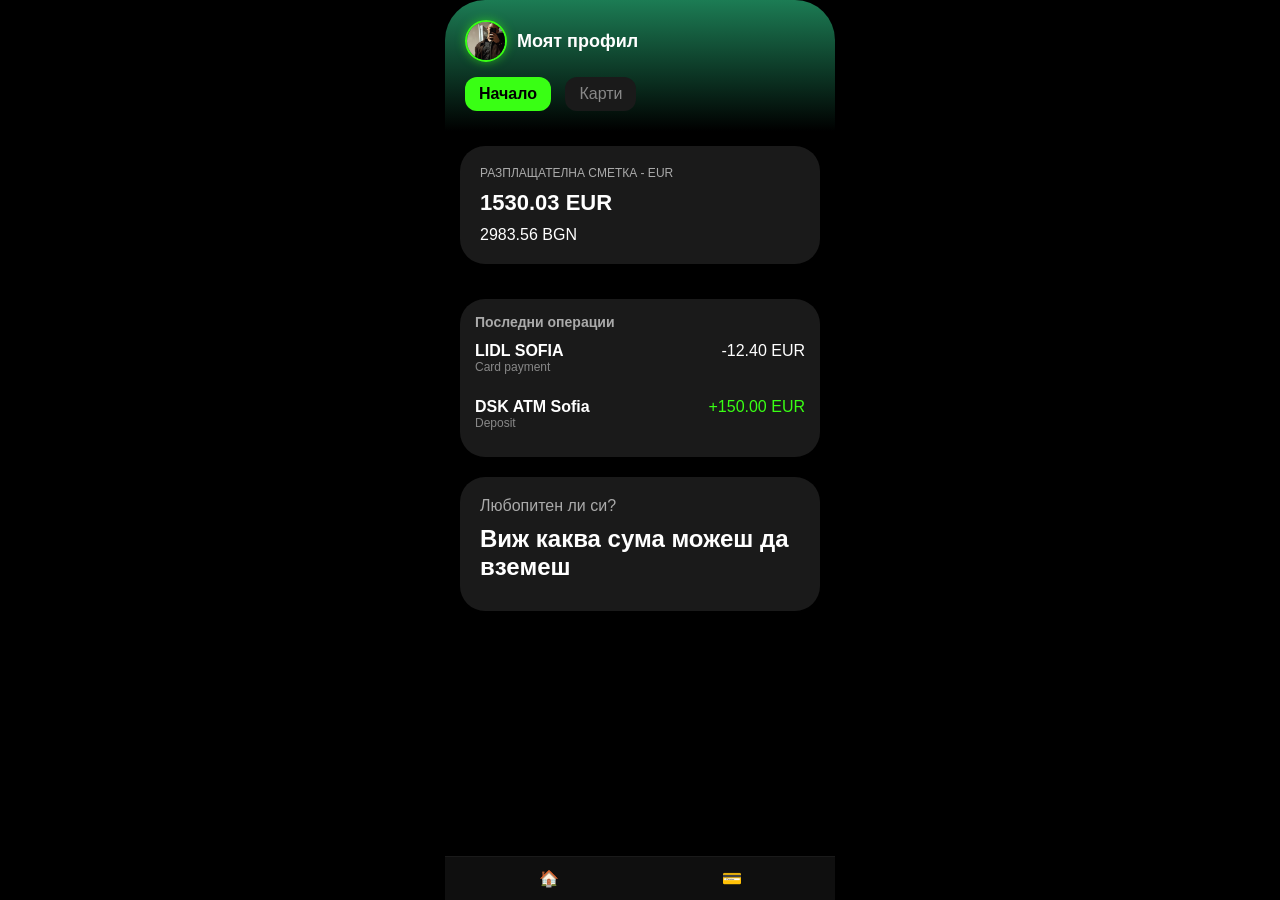
<file: index.html>
<!DOCTYPE html>
<html lang="bg">
<head>
<meta charset="UTF-8">
<meta name="viewport" content="width=device-width, initial-scale=1.0">
<title>Bank UI</title>
<link rel="stylesheet" href="style.css">
</head>

<body>

<div class="phone">

  <!-- HEADER -->
  <div class="header">
    <div class="top">
      <img src="profile.png" class="avatar">
      <span>Моят профил</span>
    </div>

    <div class="tabs">
      <a href="index.html" class="tab-link active">Начало</a>
      <a href="cards.html" class="tab-link">Карти</a>
    </div>
  </div>

  <!-- CONTENT -->
  <div class="content">

    <!-- CARD -->
    <a href="details.html" class="card">
      <p class="small">РАЗПЛАЩАТЕЛНА СМЕТКА - EUR</p>
      <h2 id="balance"></h2>
      <span id="bgn"></span>
    </a>

    <!-- ACTIONS -->
    <div class="actions">
      
    </div>

   

    <!-- RECENTS -->
    <div class="section">
      <h3>Последни операции</h3>
      <div id="home-transactions"></div>
    </div>

    <!-- PROMO -->
    <div class="promo">
      <p>Любопитен ли си?</p>
      <h2>Виж каква сума можеш да вземеш</h2>
    </div>

  </div>

  <!-- BOTTOM NAV -->
  <div class="bottom">
    <div class="active">🏠</div>
    <div onclick="goTo('cards.html')">💳</div>
    
  </div>

</div>

<script src="script.js"></script>
</body>
</html>
</file>
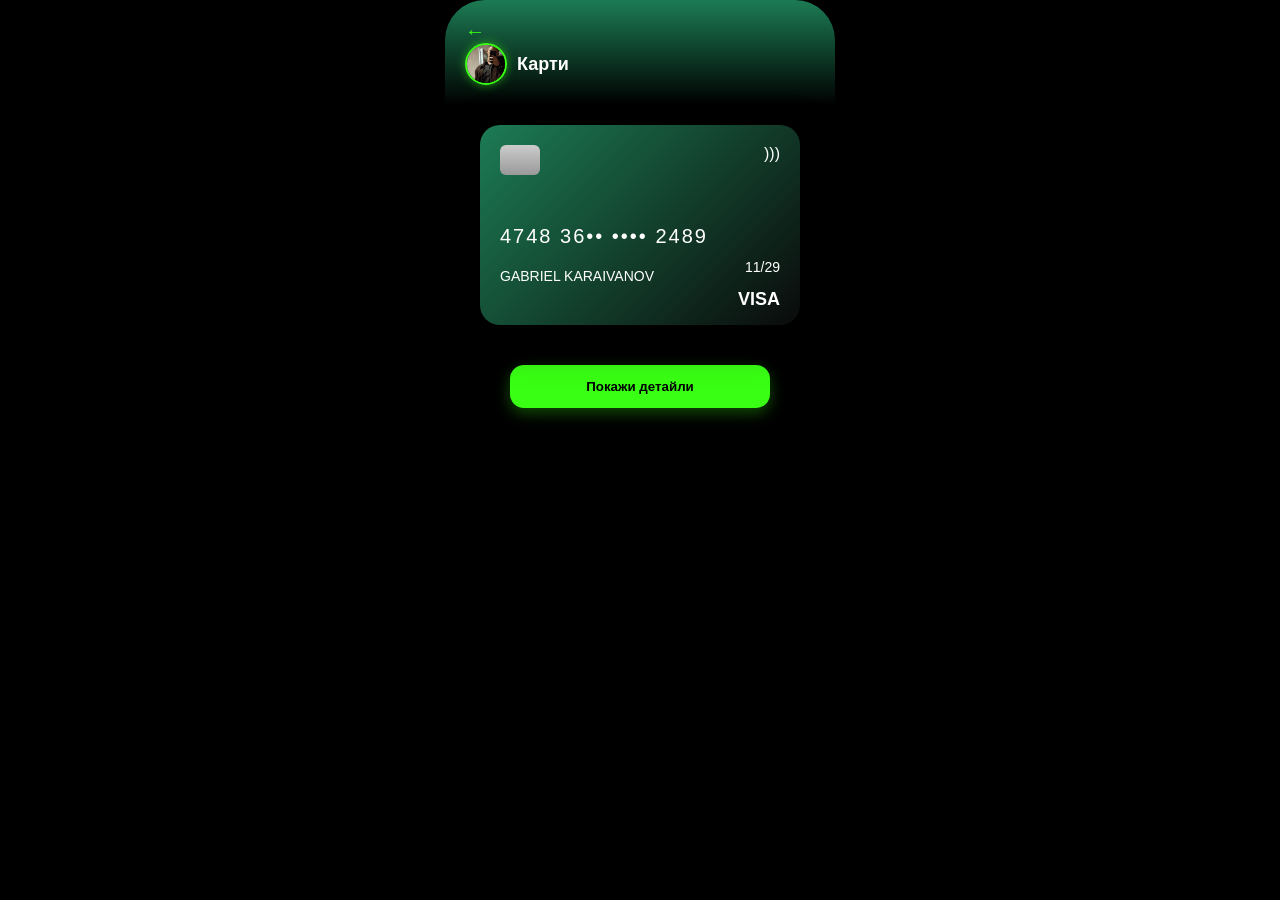
<file: cards.html>
<!DOCTYPE html>
<html lang="bg">
<head>
<meta charset="UTF-8">
<meta name="viewport" content="width=device-width, initial-scale=1.0">
<title>Карти</title>

<link rel="stylesheet" href="style.css">
</head>

<body>

<div class="phone">

  <!-- HEADER -->
 <div class="header">

  <!-- BACK BUTTON -->
  <a href="index.html" style="text-decoration:none; color:#39ff14; font-size:20px;">←</a>
    
  <div class="top">
    <img src="profile.png" class="avatar">
    <span>Карти</span>
  </div>

</div>

  <!-- CARD -->
  <div class="card-view">

    <div class="card-container" id="card">

      <!-- FRONT -->
      <div class="card-face front">

        <div class="chip"></div>
        <div class="nfc">)))</div>

        <div class="card-number">
          4748 36•• •••• 2489
        </div>

        <div class="card-name">GABRIEL KARAIVANOV</div>

        <div class="card-exp">11/29</div>

        <div class="visa">VISA</div>

      </div>

      <!-- BACK -->
      <div class="card-face back">

        <div class="strip"></div>

        <div class="cvv-area">
          <span>CVV</span>
          <div class="cvv">482</div>
        </div>

        <div class="card-number-back">
  4748 3612 9823 2489
</div>

<div class="card-name-back">
GABRIEL KARAIVANOV
</div>

<div class="card-exp-back">
  VALID THRU 11/29
</div>

      </div>

    </div>

    <button class="show-btn" onclick="flipCard()">
      Покажи детайли
    </button>

  </div>

</div>

<script>
function flipCard() {
  document.getElementById("card").classList.toggle("flip");
}
</script>

</body>
</html>
</file>
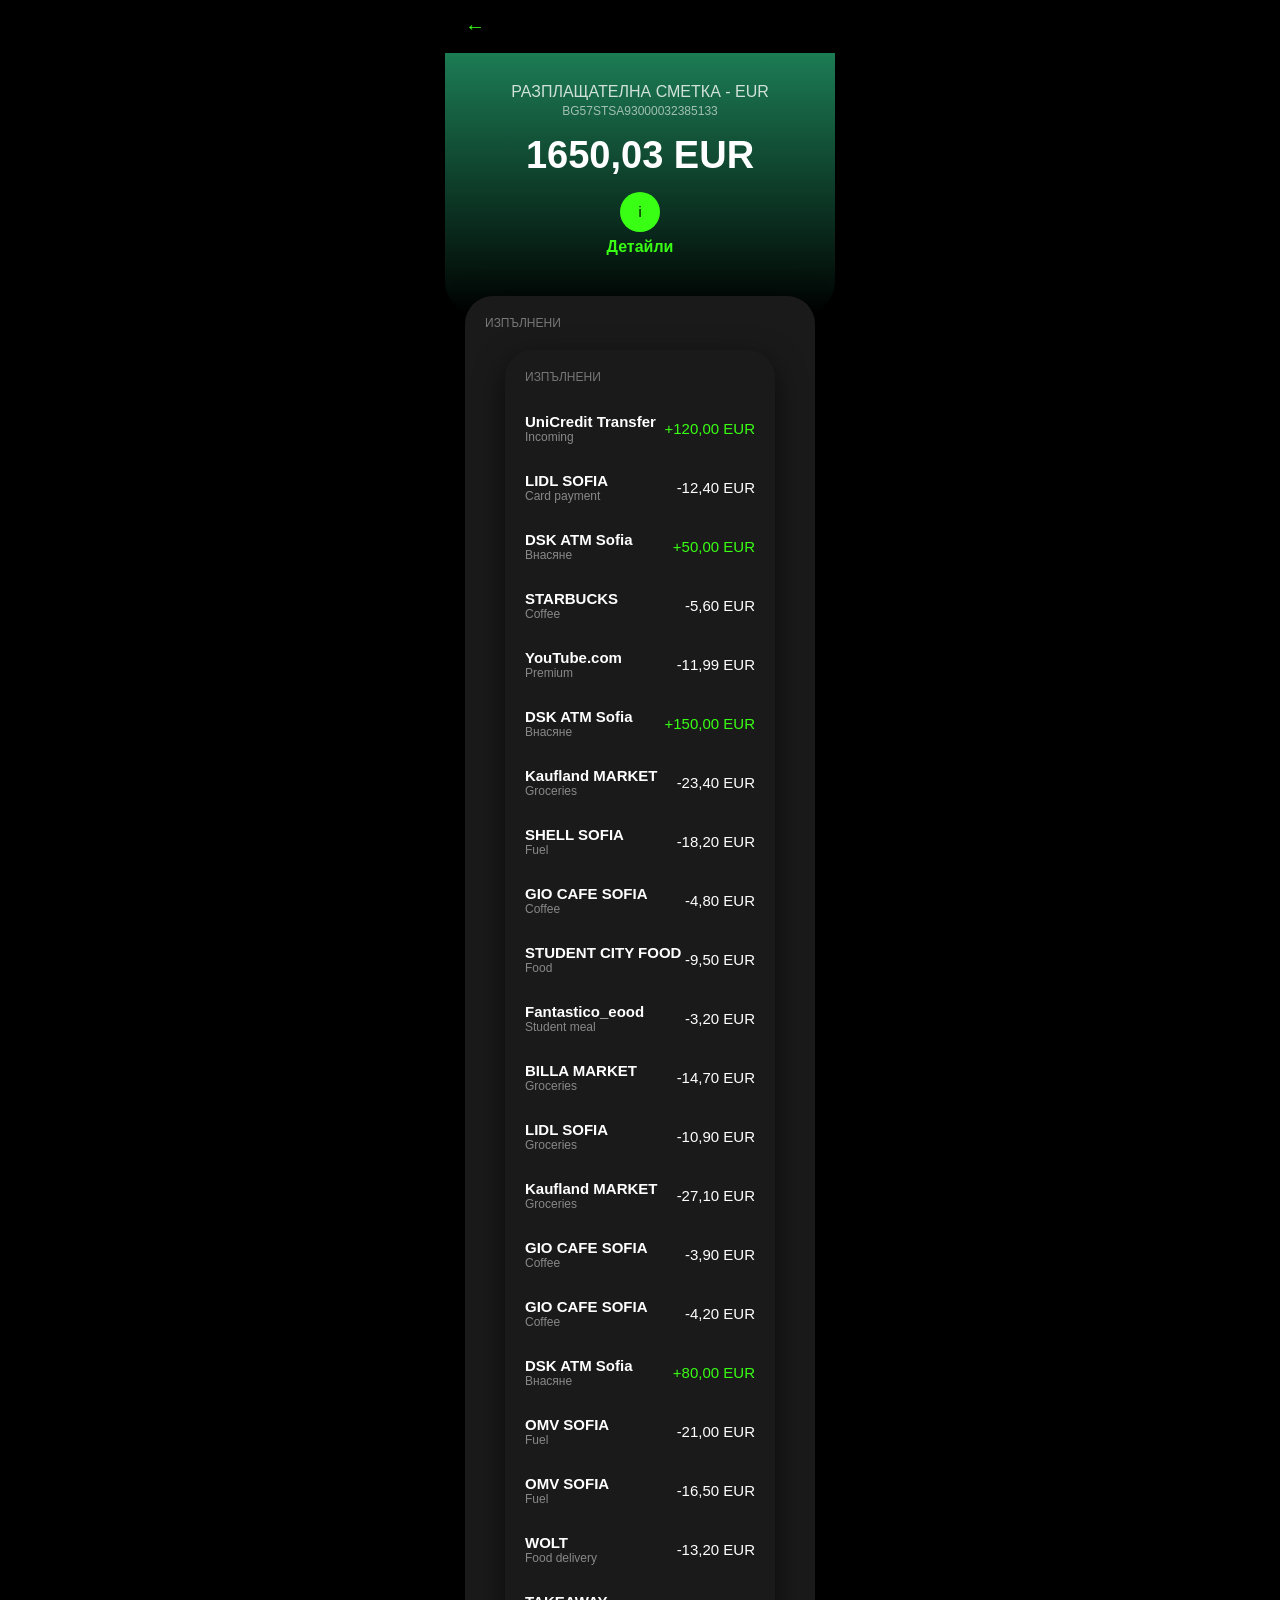
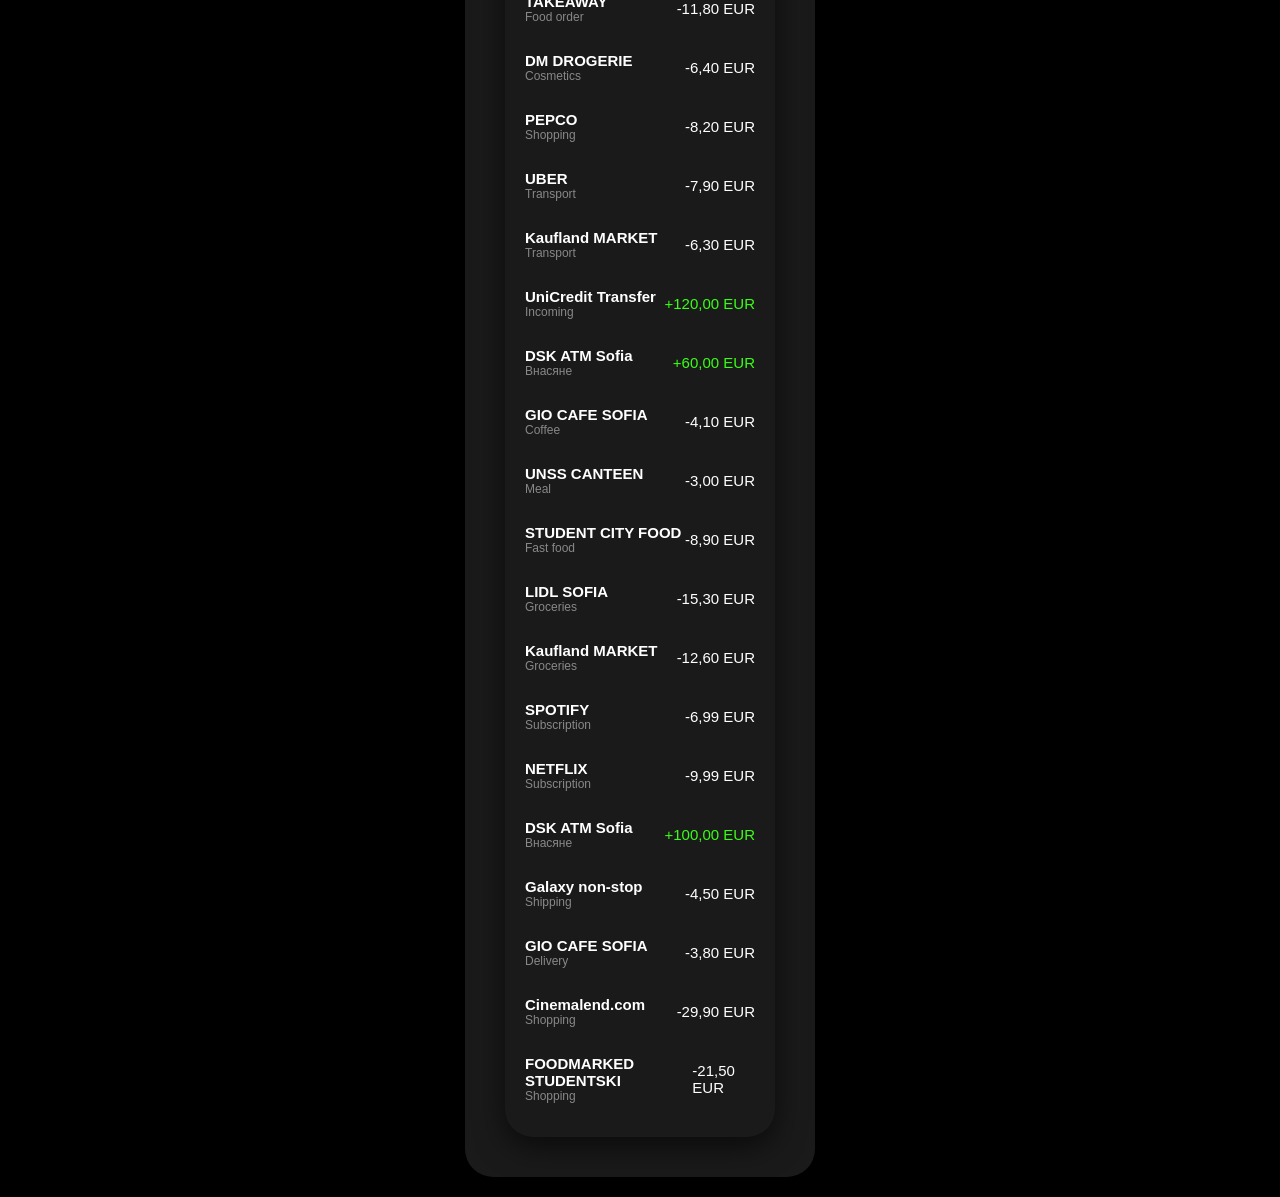
<file: details.html>
<!DOCTYPE html>
<html lang="bg">
<head>
<meta charset="UTF-8">
<meta name="viewport" content="width=device-width, initial-scale=1.0">
<title>Детайли</title>

<link rel="stylesheet" href="style.css">
<link rel="stylesheet" href="details.css">
</head>

<body class="dark">

<div class="phone">

  <!-- HEADER -->
  <div class="details-header">
    <a href="index.html" style="text-decoration:none; color:#39ff14; font-size:20px;">←</a>
    
    
  </div>

  <!-- BALANCE -->
  <div class="balance">
    <p>РАЗПЛАЩАТЕЛНА СМЕТКА - EUR</p>
    <span>BG57STSA93000032385133</span>

    <h1>1650,03 EUR</h1>

    <div class="details-btn">i</div>
    <div class="green">Детайли</div>
  </div>

  <!-- TRANSACTIONS -->
  <div class="dark-card">
    <p class="section-title">ИЗПЪЛНЕНИ</p>

   <div class="dark-card">
<p class="section-title">ИЗПЪЛНЕНИ</p>
<div class="transaction positive"><div><strong>UniCredit Transfer</strong><p>Incoming</p></div><span>+120,00 EUR</span></div>
<!-- EXISTING (запазени) -->
<div class="transaction"><div><strong>LIDL SOFIA</strong><p>Card payment</p></div><span>-12,40 EUR</span></div>
<div class="transaction positive"><div><strong>DSK ATM Sofia</strong><p>Внасяне</p></div><span>+50,00 EUR</span></div>

<div class="transaction"><div><strong>STARBUCKS</strong><p>Coffee</p></div><span>-5,60 EUR</span></div>
<div class="transaction"><div><strong>YouTube.com</strong><p>Premium</p></div><span>-11,99 EUR</span></div>
<div class="transaction positive"><div><strong>DSK ATM Sofia</strong><p>Внасяне</p></div><span>+150,00 EUR</span></div>

<!-- NEW REALISTIC -->
<div class="transaction"><div><strong>Kaufland MARKET</strong><p>Groceries</p></div><span>-23,40 EUR</span></div>
<div class="transaction"><div><strong>SHELL SOFIA</strong><p>Fuel</p></div><span>-18,20 EUR</span></div>
<div class="transaction"><div><strong>GIO CAFE SOFIA</strong><p>Coffee</p></div><span>-4,80 EUR</span></div>
<div class="transaction"><div><strong>STUDENT CITY FOOD</strong><p>Food</p></div><span>-9,50 EUR</span></div>
<div class="transaction"><div><strong>Fantastico_eood</strong><p>Student meal</p></div><span>-3,20 EUR</span></div>

<div class="transaction"><div><strong>BILLA MARKET</strong><p>Groceries</p></div><span>-14,70 EUR</span></div>
<div class="transaction"><div><strong>LIDL SOFIA</strong><p>Groceries</p></div><span>-10,90 EUR</span></div>
<div class="transaction"><div><strong>Kaufland MARKET</strong><p>Groceries</p></div><span>-27,10 EUR</span></div>

<div class="transaction"><div><strong>GIO CAFE SOFIA</strong><p>Coffee</p></div><span>-3,90 EUR</span></div>
<div class="transaction"><div><strong>GIO CAFE SOFIA</strong><p>Coffee</p></div><span>-4,20 EUR</span></div>
<div class="transaction positive"><div><strong>DSK ATM Sofia</strong><p>Внасяне</p></div><span>+80,00 EUR</span></div>
<div class="transaction"><div><strong>OMV SOFIA</strong><p>Fuel</p></div><span>-21,00 EUR</span></div>
<div class="transaction"><div><strong>OMV SOFIA</strong><p>Fuel</p></div><span>-16,50 EUR</span></div>

<div class="transaction"><div><strong>WOLT</strong><p>Food delivery</p></div><span>-13,20 EUR</span></div>
<div class="transaction"><div><strong>TAKEAWAY</strong><p>Food order</p></div><span>-11,80 EUR</span></div>

<div class="transaction"><div><strong>DM DROGERIE</strong><p>Cosmetics</p></div><span>-6,40 EUR</span></div>
<div class="transaction"><div><strong>PEPCO</strong><p>Shopping</p></div><span>-8,20 EUR</span></div>

<div class="transaction"><div><strong>UBER</strong><p>Transport</p></div><span>-7,90 EUR</span></div>
<div class="transaction"><div><strong>Kaufland MARKET</strong><p>Transport</p></div><span>-6,30 EUR</span></div>

<!-- TRANSFERS -->
<div class="transaction positive"><div><strong>UniCredit Transfer</strong><p>Incoming</p></div><span>+120,00 EUR</span></div>


<!-- ATM DEPOSITS -->


<div class="transaction positive"><div><strong>DSK ATM Sofia</strong><p>Внасяне</p></div><span>+60,00 EUR</span></div>

<!-- MORE DAILY -->
<div class="transaction"><div><strong>GIO CAFE SOFIA</strong><p>Coffee</p></div><span>-4,10 EUR</span></div>
<div class="transaction"><div><strong>UNSS CANTEEN</strong><p>Meal</p></div><span>-3,00 EUR</span></div>
<div class="transaction"><div><strong>STUDENT CITY FOOD</strong><p>Fast food</p></div><span>-8,90 EUR</span></div>

<div class="transaction"><div><strong>LIDL SOFIA</strong><p>Groceries</p></div><span>-15,30 EUR</span></div>
<div class="transaction"><div><strong>Kaufland MARKET</strong><p>Groceries</p></div><span>-12,60 EUR</span></div>

<div class="transaction"><div><strong>SPOTIFY</strong><p>Subscription</p></div><span>-6,99 EUR</span></div>
<div class="transaction"><div><strong>NETFLIX</strong><p>Subscription</p></div><span>-9,99 EUR</span></div>
<div class="transaction positive"><div><strong>DSK ATM Sofia</strong><p>Внасяне</p></div><span>+100,00 EUR</span></div>
<div class="transaction"><div><strong>Galaxy non-stop</strong><p>Shipping</p></div><span>-4,50 EUR</span></div>
<div class="transaction"><div><strong>GIO CAFE SOFIA</strong><p>Delivery</p></div><span>-3,80 EUR</span></div>

<div class="transaction"><div><strong>Cinemalend.com</strong><p>Shopping</p></div><span>-29,90 EUR</span></div>
<div class="transaction"><div><strong>FOODMARKED STUDENTSKI</strong><p>Shopping</p></div><span>-21,50 EUR</span></div>

</div>
    <script src="script.js"></script>

  </div>

</div>

<script src="script.js"></script>
</body>
</html>
</file>
<file: style.css>
/* RESET */
* {
  margin: 0;
  padding: 0;
  box-sizing: border-box;
  font-family: -apple-system, sans-serif;
}

body {
  background: #000;
  color: white;
  transition: opacity 0.25s ease, transform 0.25s ease;
}

/* PAGE TRANSITIONS */
body.fade-out {
  opacity: 0;
  transform: translateX(-20px);
}

body.fade-in {
  opacity: 0;
  transform: translateX(20px);
}

/* PHONE */
.phone {
  max-width: 390px;
  margin: auto;
  min-height: 100vh;
  border-radius: 40px;
  overflow: hidden;
  background: #000;
}

/* HEADER */
.header {
  background: linear-gradient(180deg, #1c7c54 0%, #000 100%);
  padding: 20px;
  position: relative;
}

.top {
  display: flex;
  align-items: center;
  gap: 10px;
}

.avatar {
  width: 42px;
  height: 42px;
  border-radius: 50%;
  object-fit: cover;

  border: 2px solid #39ff14;
  box-shadow: 0 0 10px rgba(57,255,20,0.5);
}

.top span {
  font-size: 18px;
  font-weight: 600;
}

/* TABS */
.tabs {
  margin-top: 15px;
}

.tab-link {
  text-decoration: none;
  color: #888;
  padding: 8px 14px;
  border-radius: 12px;
  background: #1a1a1a;
  margin-right: 10px;
  display: inline-block;
}

.tab-link.active {
  background: #39ff14;
  color: black;
  font-weight: 600;
}

/* CONTENT */
.content {
  padding: 15px;
}

/* CARD (HOME) */
.card {
  display: block;
  text-decoration: none;
  color: white;
  background: #1a1a1a;
  border-radius: 25px;
  padding: 20px;
  box-shadow: 0 10px 30px rgba(0,0,0,0.6);
}

.card:active {
  transform: scale(0.97);
}

.small {
  color: #aaa;
  font-size: 12px;
}

.card h2 {
  margin: 10px 0;
  font-size: 22px;
}

/* ACTIONS */
.actions {
  display: flex;
  justify-content: space-around;
  margin: 25px 0 10px;
}

.action {
  width: 55px;
  height: 55px;
  background: #1a1a1a;
  border-radius: 50%;
  display: flex;
  align-items: center;
  justify-content: center;
  color: #39ff14;
  font-size: 20px;
}

/* LABELS */
.labels {
  display: flex;
  justify-content: space-around;
  font-size: 12px;
  color: #39ff14;
  margin-bottom: 20px;
}

/* SECTION */
.section {
  background: #1a1a1a;
  padding: 15px;
  border-radius: 25px;
  margin-bottom: 20px;
}

.section h3 {
  font-size: 14px;
  color: #aaa;
}

/* HOME TRANSACTIONS */
.home-tx {
  display: flex;
  justify-content: space-between;
  padding: 12px 0;
}

.home-tx p {
  font-size: 12px;
  color: #888;
}

/* USERS */
.users {
  display: flex;
  gap: 10px;
  margin-top: 10px;
}

.users div {
  width: 45px;
  height: 45px;
  background: #2a2a2a;
  border-radius: 50%;
  display: flex;
  align-items: center;
  justify-content: center;
  color: #39ff14;
}

/* PROMO */
.promo {
  background: #1a1a1a;
  padding: 20px;
  border-radius: 25px;
}

.promo p {
  color: #aaa;
}

.promo h2 {
  margin: 10px 0;
}

.promo button {
  background: #39ff14;
  color: black;
  border: none;
  padding: 12px;
  border-radius: 12px;
  margin-top: 10px;
  font-weight: 600;
}

/* BOTTOM NAV */
.bottom {
  position: fixed;
  bottom: 0;
  width: 100%;
  max-width: 390px;
  display: flex;
  justify-content: space-around;
  background: #0f0f0f;
  padding: 12px;
  border-top: 1px solid #1a1a1a;
}

.bottom div {
  color: #777;
}

.bottom .active {
  color: #39ff14;
}

/* GREEN TEXT */
.green {
  color: #39ff14;
}

/* ================= CARD VIEW (FINAL) ================= */

.back-btn {
  position: absolute;
  top: 25px;
  left: 350px;

  font-size: 22px;
  color: #39ff14;
  cursor: pointer;
}
.card-view {
  padding: 20px;
  display: flex;
  flex-direction: column;
  align-items: center;
}

/* CONTAINER */
.card-container {
  width: 100%;
  max-width: 320px;
  height: 200px;
  perspective: 1000px;
  margin-bottom: 30px;
  position: relative;
}

/* CARD SIDES */
.card-face {
  width: 100%;
  height: 100%;
  border-radius: 20px;
  position: absolute;
  backface-visibility: hidden;
  transition: transform 0.6s;
  padding: 20px;
  box-shadow: 0 15px 40px rgba(0,0,0,0.6);
}

/* FRONT */
.front {
  background: linear-gradient(135deg, #1c7c54, #0a0a0a);
  color: white;
}

/* BACK */
.back {
  background: #1a1a1a;
  transform: rotateY(180deg);
  color: white;
}

/* FLIP */
.card-container.flip .front {
  transform: rotateY(180deg);
}

.card-container.flip .back {
  transform: rotateY(0deg);
}

/* CHIP */
.chip {
  width: 40px;
  height: 30px;
  background: linear-gradient(#ccc, #999);
  border-radius: 6px;
}

/* NFC */
.nfc {
  position: absolute;
  right: 20px;
  top: 20px;
}

/* FRONT TEXT */
.card-number {
  margin-top: 50px;
  font-size: 20px;
  letter-spacing: 2px;
}

.card-name {
  margin-top: 20px;
  font-size: 14px;
}

.card-exp {
  position: absolute;
  right: 20px;
  bottom: 50px;
  font-size: 14px;
}

.visa {
  position: absolute;
  bottom: 15px;
  right: 20px;
  font-weight: bold;
  font-size: 18px;
}

/* BACK CARD REAL LOOK */
.strip {
  height: 40px;
  background: black;
  margin-top: 20px;
}

/* CVV */
.cvv-area {
  position: absolute;
  top: 40px;
  left: 20px;
  right: 20px;
  background: #eaeaea;
  padding: 10px;
  border-radius: 6px;
  display: flex;
  justify-content: space-between;
  color: black;
}

/* BACK TEXT */
.card-number-back {
  position: absolute;
  top: 109px;
  left: 20px;
  font-size: 18px;
  letter-spacing: 2px;
}

.card-name-back {
  position: absolute;
  bottom: 45px;
  left: 20px;
  font-size: 14px;
}

.card-exp-back {
  position: absolute;
  bottom: 25px;
  left: 20px;
  font-size: 12px;
  color: #aaa;
}

/* BUTTON */
.show-btn {
  background: #39ff14;
  border: none;
  padding: 14px 20px;
  border-radius: 14px;
  font-weight: 600;
  width: 80%;
  max-width: 260px;
  margin-top: 10px;
  box-shadow: 0 5px 15px rgba(57,255,20,0.3);
}

.show-btn:active {
  transform: scale(0.95);
}
</file>
<file: details.css>
/* RESET */
body.dark {
  background: #000;
  color: white;
  margin: 0;
}

/* PHONE FIX */
.phone {
  background: #000 !important;
}

/* HEADER */
.details-header {
  position: sticky;
  top: 0;
  z-index: 10;
  background: #000;
  display: flex;
  justify-content: space-between;
  align-items: center;
  padding: 15px 20px;
  color: #39ff14;
  font-weight: 600;
}

/* BALANCE SECTION */
.balance {
  text-align: center;
  padding: 30px 20px 60px;
  background: linear-gradient(180deg, #1c7c54 0%, #000 100%);
  border-bottom-left-radius: 35px;
  border-bottom-right-radius: 35px;
  margin-bottom: -40px; /* 🔥 overlap effect */
}

.balance p {
  opacity: 0.8;
}

.balance span {
  opacity: 0.6;
  font-size: 12px;
}

.balance h1 {
  font-size: 38px;
  margin: 15px 0;
}

.details-btn {
  width: 40px;
  height: 40px;
  font-size: 14px;
  background: #39ff14;
  border-radius: 50%;
  display: flex;
  align-items: center;
  justify-content: center;
  margin: 12px auto 6px;
  color: black;
}

/* TEXT */
.green {
  color: #39ff14;
  font-weight: 600;
}

/* CARDS */
.dark-card {
  background: #1a1a1a;
  margin: 20px;
  padding: 20px;
  border-radius: 28px;
  box-shadow: 0 10px 30px rgba(0,0,0,0.6);
}

/* TITLE */
.section-title {
  color: #777;
  font-size: 12px;
  margin-bottom: 15px;
}

/* TRANSACTIONS */
.transaction {
  display: flex;
  justify-content: space-between;
  align-items: center;
  padding: 14px 0;
  font-size: 15px;
}

.transaction div p {
  color: #888;
  font-size: 12px;
}

.transaction span {
  font-weight: 500;
}

/* POSITIVE */
.transaction.positive span {
  color: #39ff14;
}

/* SHOW MORE */
.more {
  text-align: center;
  color: #39ff14;
  margin-top: 15px;
  font-weight: 500;
}
</file>
